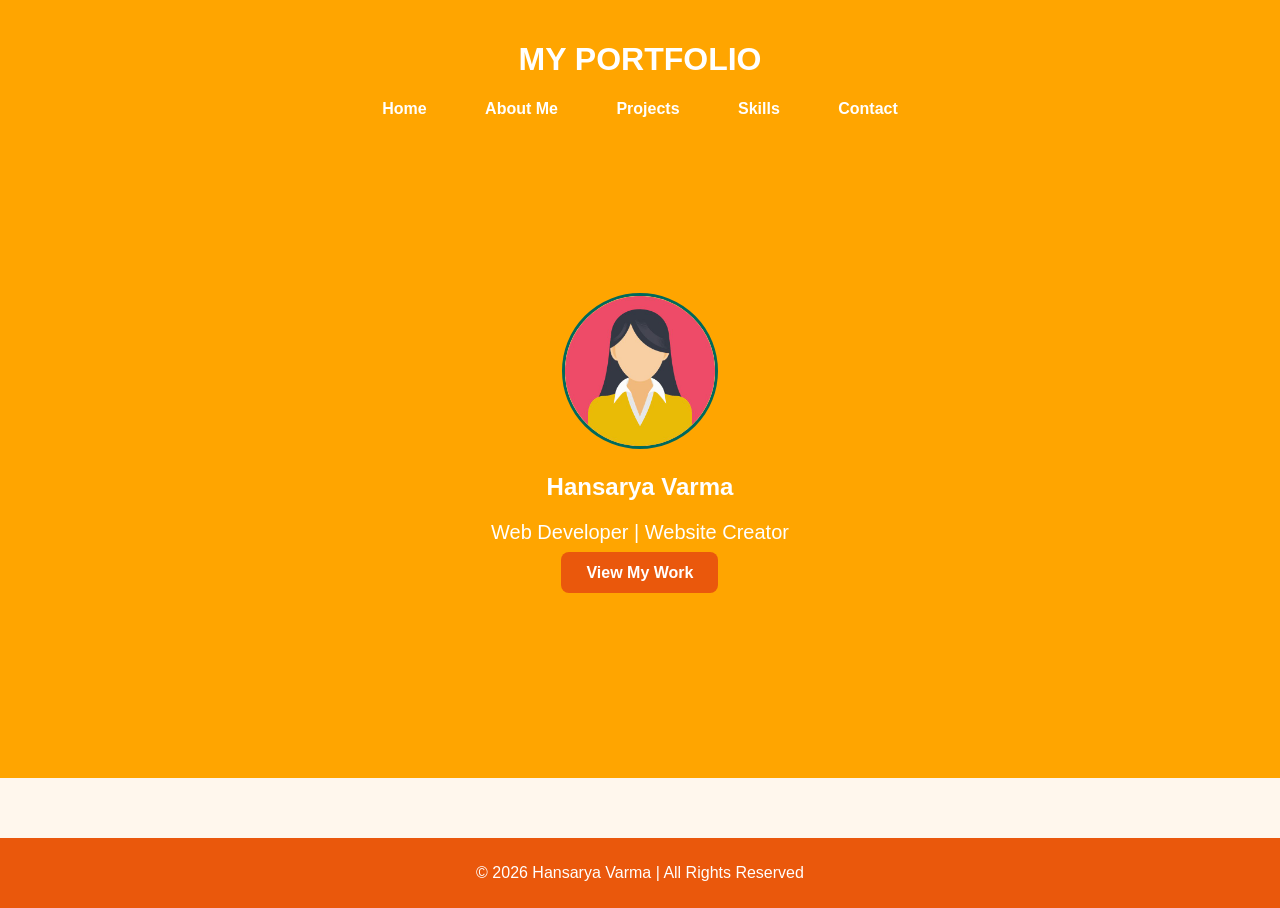
<file: index.html>
<!DOCTYPE html>
<html>
<head>
    <title>My Portfolio</title>
    <link rel="stylesheet" href="Pstyle.css">
</head>
<body>

<header>
    <h1>MY PORTFOLIO</h1>
    <nav>
        <a href="Index.html" class="active">Home</a>
        <a href="about.html">About Me</a>
        <a href="projects.html">Projects</a>
        <a href="skills.html">Skills</a>
        <a href="contact.html">Contact</a>
    </nav>
 <section class="hero">
<div class="hero-content">
<img src="pfp.jpg" alt="My Profile" class="profile-img">

<h1>Hansarya Varma</h1>

<p>Web Developer | Website Creator</p>
 <a href="projects.html" class="btn">View My Work</a>

</div> 
</section>
</header>


<footer>
    <p>© 2026 Hansarya Varma | All Rights Reserved</p>
</footer>

</body>
</html>
</file>
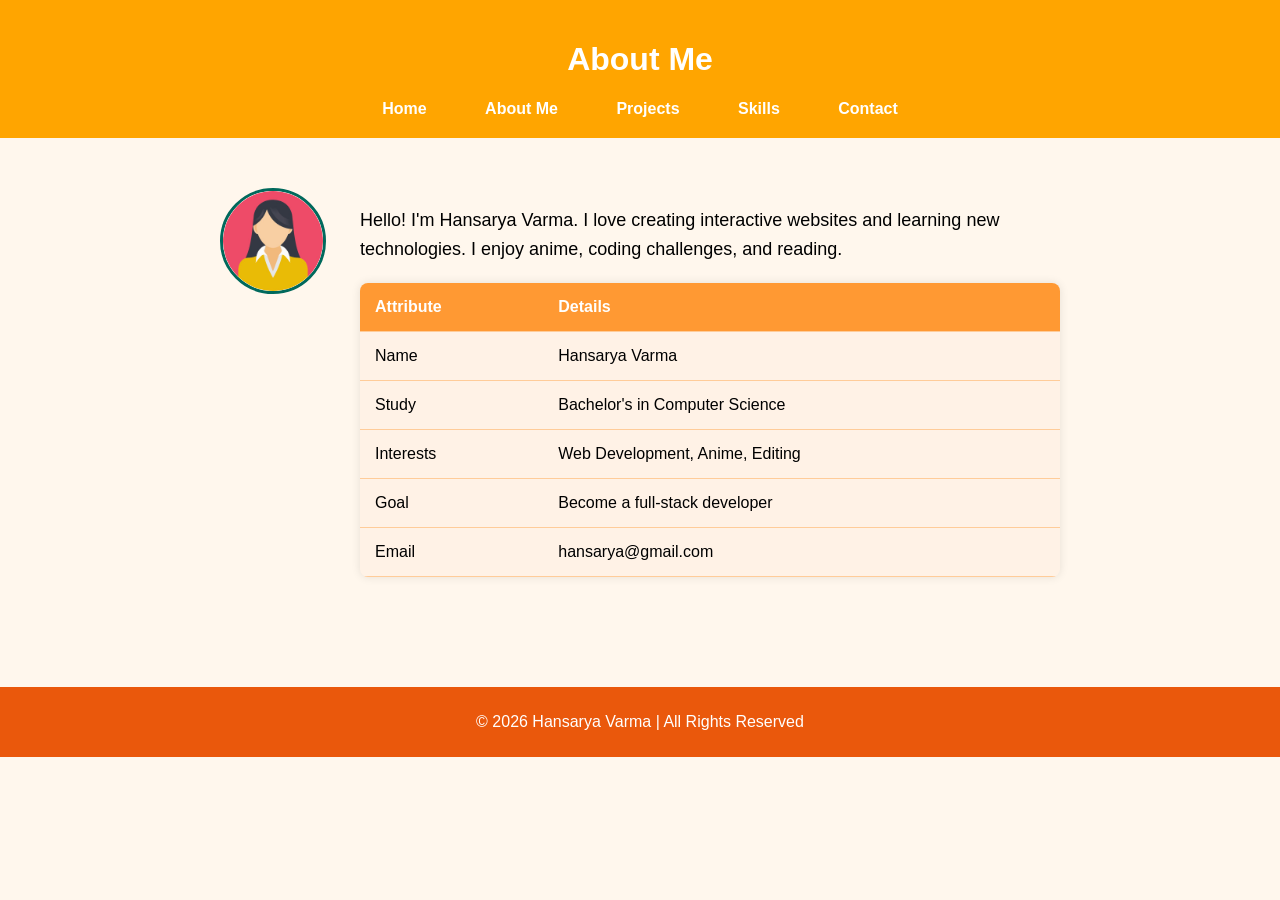
<file: about.html>
<!DOCTYPE html>
<html>
<head>
    <title>About Me | Hansarya Varma</title>
    <link rel="stylesheet" href="Pstyle.css">
</head>
<body>

<header>
    <h1>About Me</h1>
    <nav>
        <a href="index.html">Home</a>
        <a href="about.html" class="active">About Me</a>
        <a href="projects.html">Projects</a>
        <a href="skills.html">Skills</a>
        <a href="contact.html">Contact</a>
    </nav>
</header>

<section class="about colorful-section">
 <div class="about">
    <!-- Left side: Profile picture -->
    <div class="about-image">
        <img src="pfp.jpg" alt="Profile Picture">
    </div>

    <!-- Right side: Text + Table -->
    <div class="about-text">
        <p>Hello! I'm Hansarya Varma. I love creating interactive websites and learning new technologies. I enjoy anime, coding challenges, and reading.</p>
        
        <table class="about-table">
            <tr>
                <th>Attribute</th>
                <th>Details</th>
            </tr>
            <tr>
                <td>Name</td>
                <td>Hansarya Varma</td>
            </tr>
            <tr>
                <td>Study</td>
                <td>Bachelor's in Computer Science</td>
            </tr>
            <tr>
                <td>Interests</td>
                <td>Web Development, Anime, Editing</td>
            </tr>
            <tr>
                <td>Goal</td>
                <td>Become a full-stack developer</td>
            </tr>
            <tr>
                <td>Email</td>
                <td>hansarya@gmail.com</td>
            </tr>
        </table>
    </div>
</div>
</section>

<footer>
    <p>© 2026 Hansarya Varma | All Rights Reserved</p>
</footer>

</body>

</html>
</file>
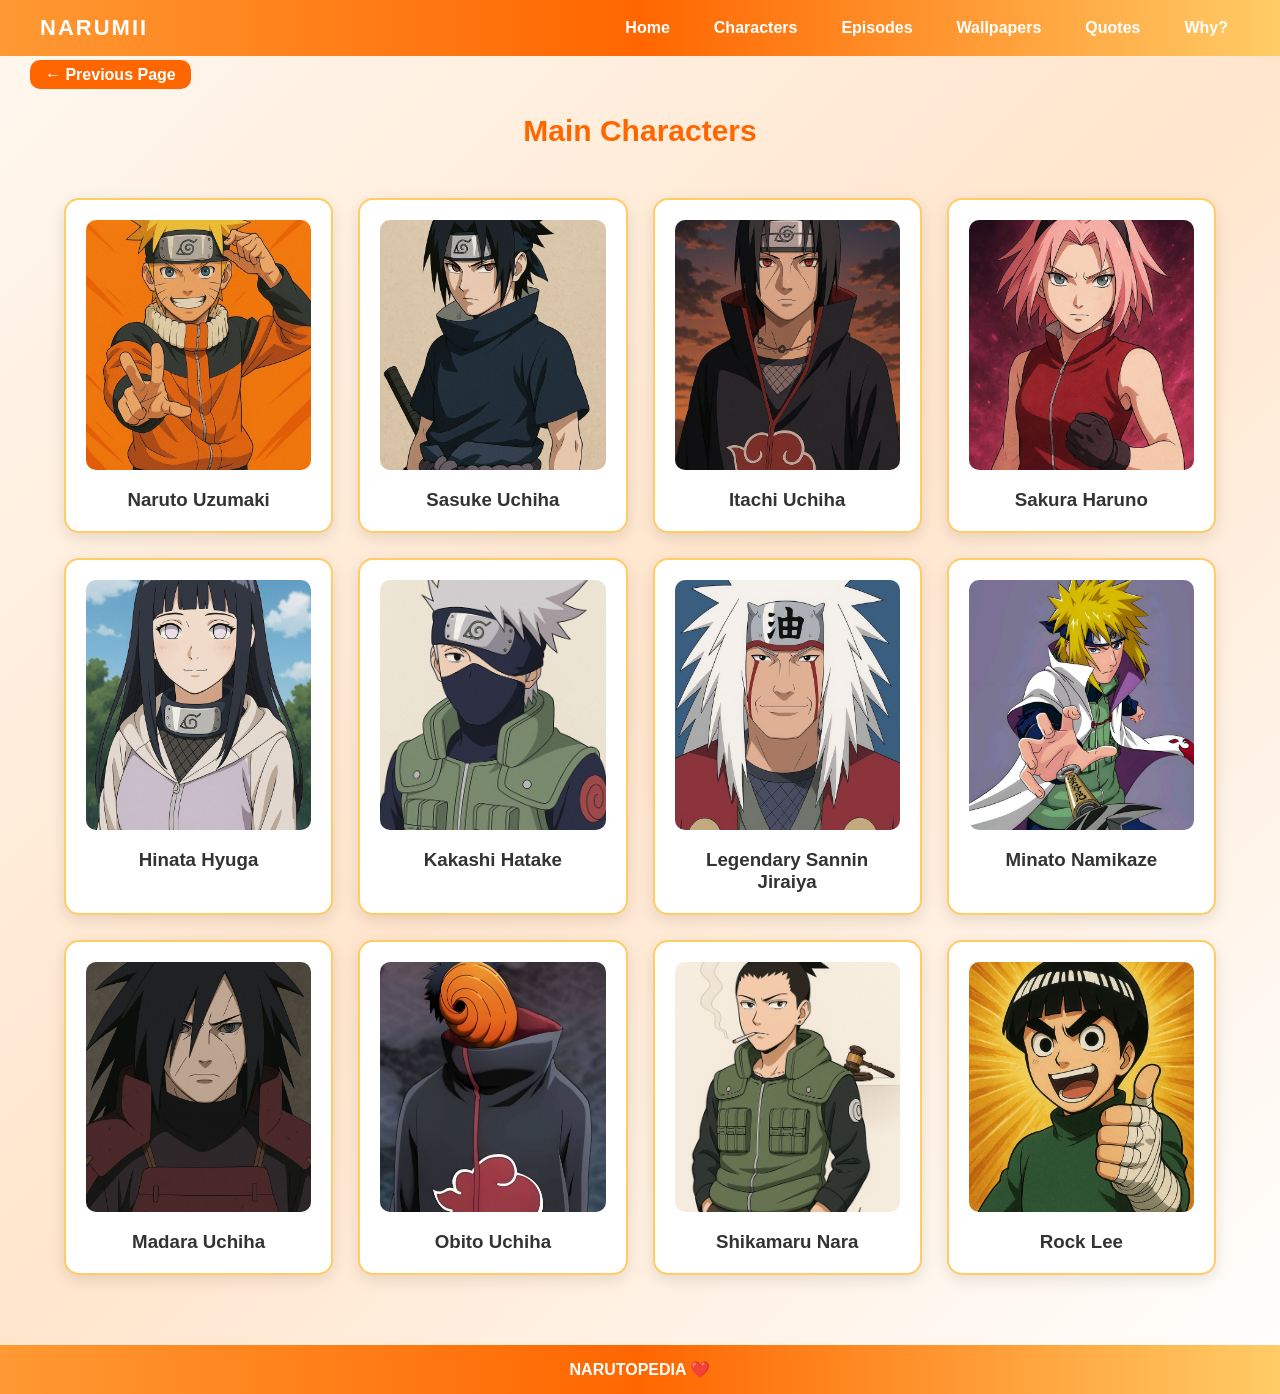
<file: characters.html>
<!DOCTYPE html>
<html>
<head>
<title>Characters</title>
<link rel="stylesheet" href="style.css">
</head>
<body>
<nav>
<h2>NARUMII</h2>
<ul>
<li><a href="Home.html">Home</a></li>
<li><a href="characters.html">Characters</a></li>
<li><a href="episodes.html">Episodes</a></li>
<li><a href="wallpapers.html">Wallpapers</a></li>
<li><a href="quotes.html">Quotes</a></li>
<li><a href="why.html">Why?</a></li>
</ul>
</nav>

<div class="previous">
<a href="Home.html">← Previous Page</a>
</div>

<h1>Main Characters</h1>

<div class="grid">

<div class="card">
<img src="naruto.jpg">
<h3>Naruto Uzumaki</h3>
</div>

<div class="card">
<img src="sasuke.jpg">
<h3>Sasuke Uchiha</h3>
</div>

<div class="card">
<img src="itachi.jpg">
<h3>Itachi Uchiha</h3>
</div>

<div class="card">
<img src="sakura.jpg">
<h3>Sakura Haruno</h3>
</div>

<div class="card">
<img src="hinata.jpg">
<h3>Hinata Hyuga</h3>
</div>

<div class="card">
<img src="kakashi.jpg">
<h3>Kakashi Hatake</h3>
</div>

<div class="card">
<img src="jiraiya.jpg">
<h3>Legendary Sannin Jiraiya</h3>
</div>

<div class="card">
<img src="minato.jpg">
<h3>Minato Namikaze</h3>
</div>

<div class="card">
<img src="madara.jpg">
<h3>Madara Uchiha</h3>
</div>

<div class="card">
<img src="obtio.jpg">
<h3>Obito Uchiha</h3>
</div>

<div class="card">
<img src="shikamaru.jpg">
<h3>Shikamaru Nara</h3>
</div>

<div class="card">
<img src="rocklee.jpg">
<h3>Rock Lee</h3>
</div>
</div>

<footer>NARUTOPEDIA ❤️</footer>

<button id="topBtn" title="Go to top">⬆</button>

<script src="script.js"></script>

</body>
</html>
</file>
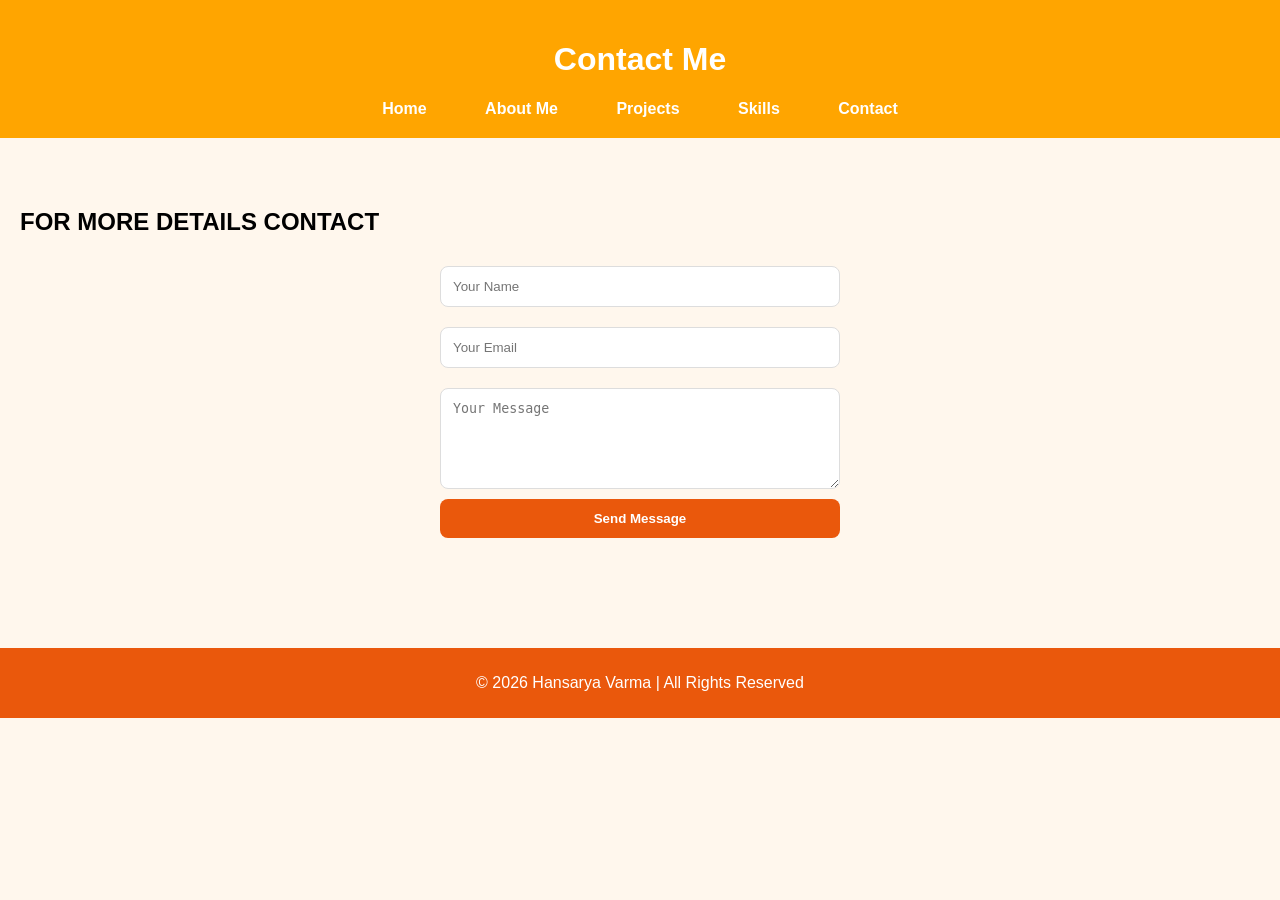
<file: contact.html>
<!DOCTYPE html>
<html>
<head>
    <title>Contact | Hansarya Varma</title>
    <link rel="stylesheet" href="Pstyle.css">
</head>
<body>

<header>
    <h1>Contact Me</h1>
    <nav>
        <a href="index.html">Home</a>
        <a href="about.html">About Me</a>
        <a href="projects.html">Projects</a>
        <a href="skills.html">Skills</a>
        <a href="contact.html" class="active">Contact</a>
    </nav>
</header>

<section class="contact colorful-section">
    <h2>FOR MORE DETAILS CONTACT </h2>

    <form>
        <input type="text" placeholder="Your Name" required>
        <input type="email" placeholder="Your Email" required>
        <textarea placeholder="Your Message" rows="5" required></textarea>
        <button type="submit" class="btn">Send Message</button>
    </form>
</section>

<footer>
    <p>© 2026 Hansarya Varma | All Rights Reserved</p>
</footer>

</body>

</html>
</file>
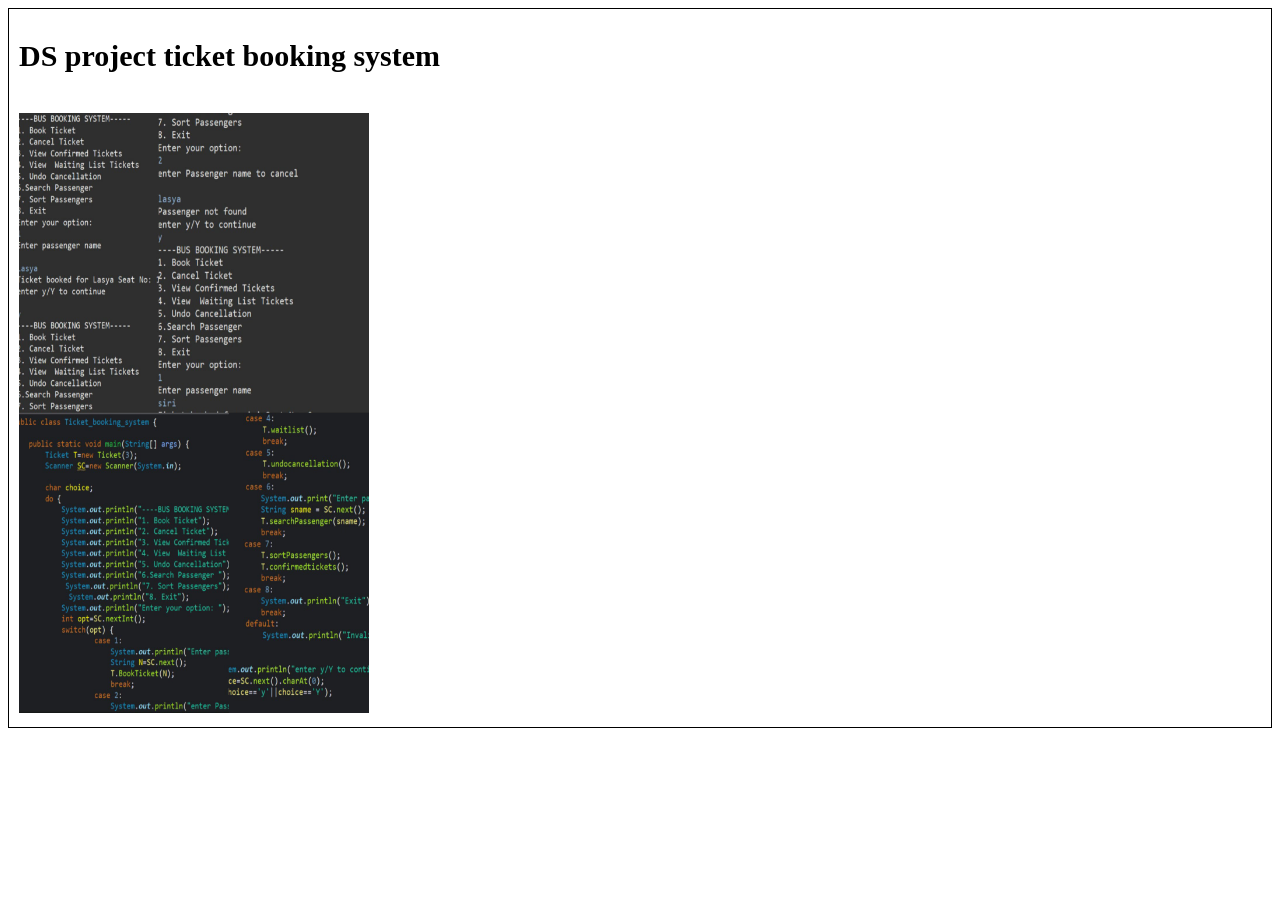
<file: ds1.html>
<!DOCTYPE html>
<html lang="en">
<head>
    
    <title>Document</title>
    <style>
        .fly{
    font-size: 15px;
    color: black;
    border: 1px solid black;
   padding: 10px;
}

.img{
    height: 600px;
    width: 350px;
    margin-top: 20px;
    
}
    </style>
</head>
<body>
       <div class="fly">
<h1>DS project ticket booking system </h1>
<img class="img" src="dscode.jpeg" alt="not found">
</div>

</body>
</html>
</file>
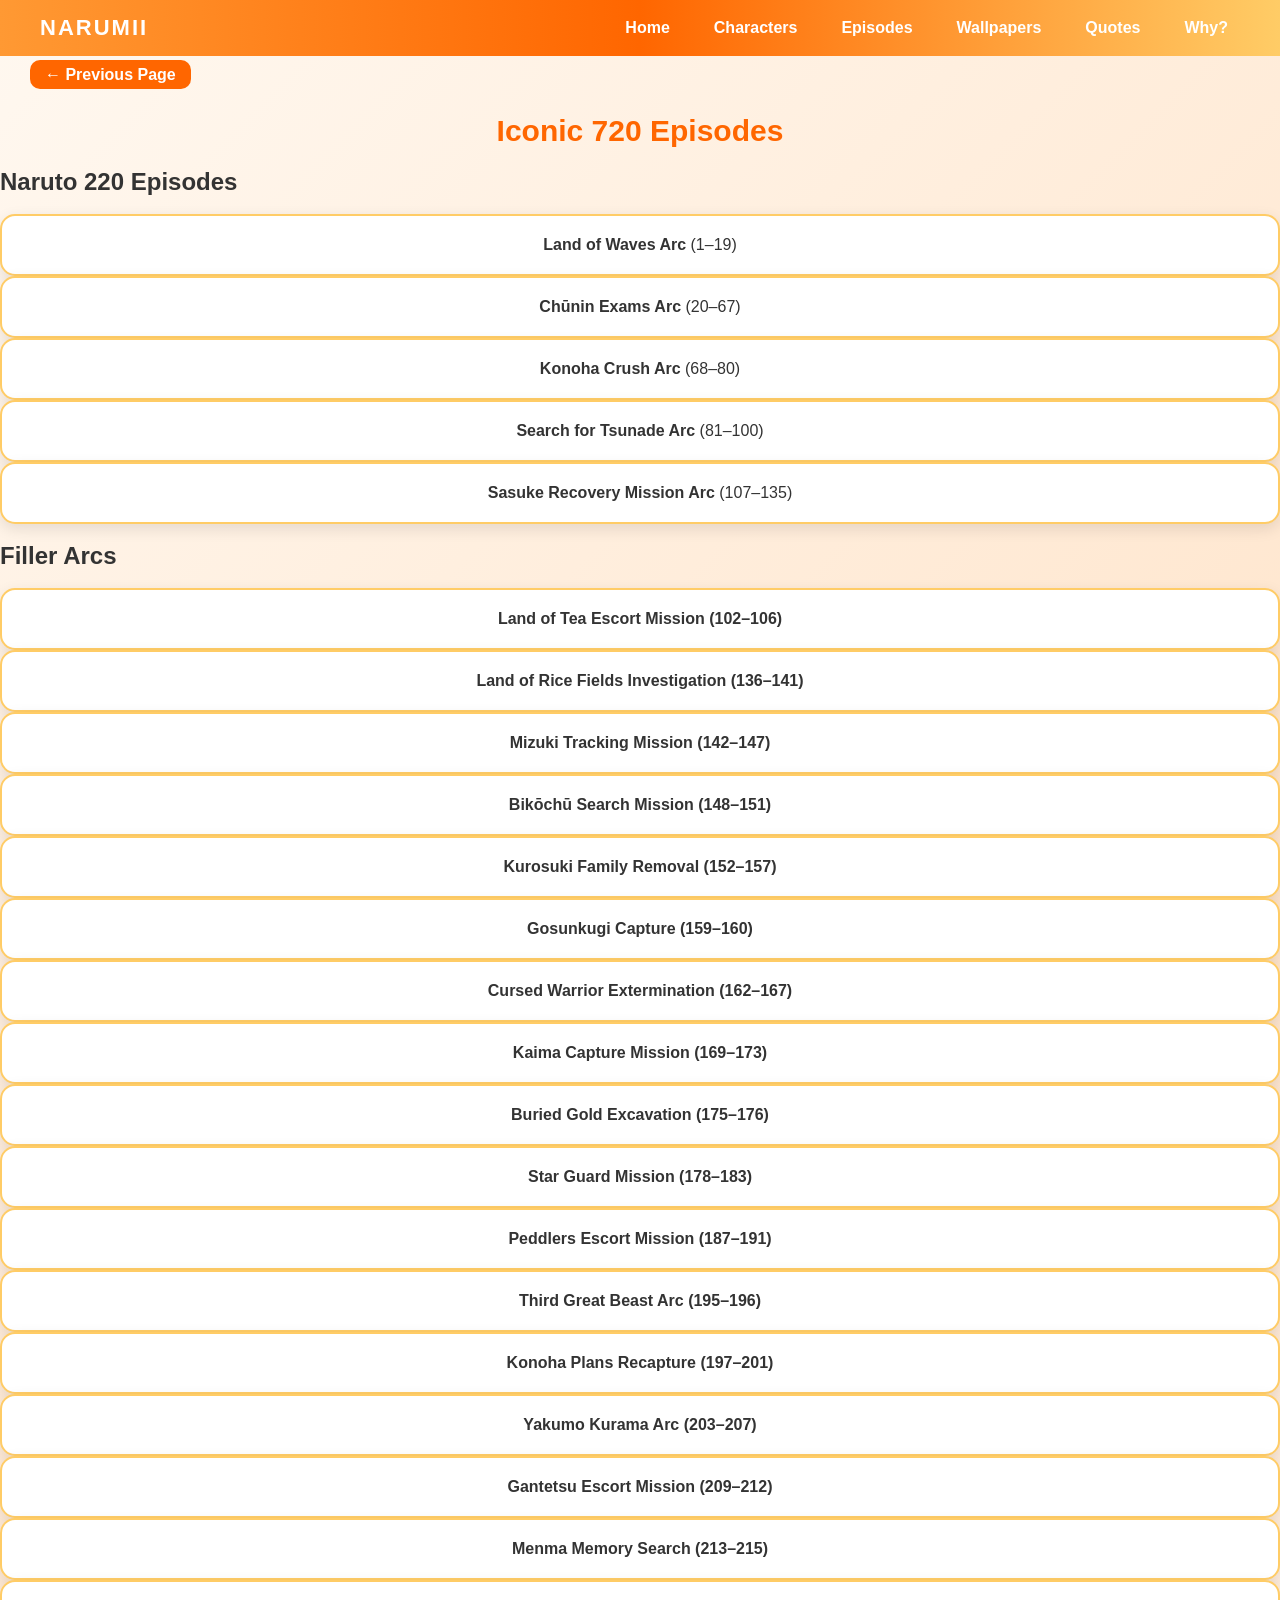
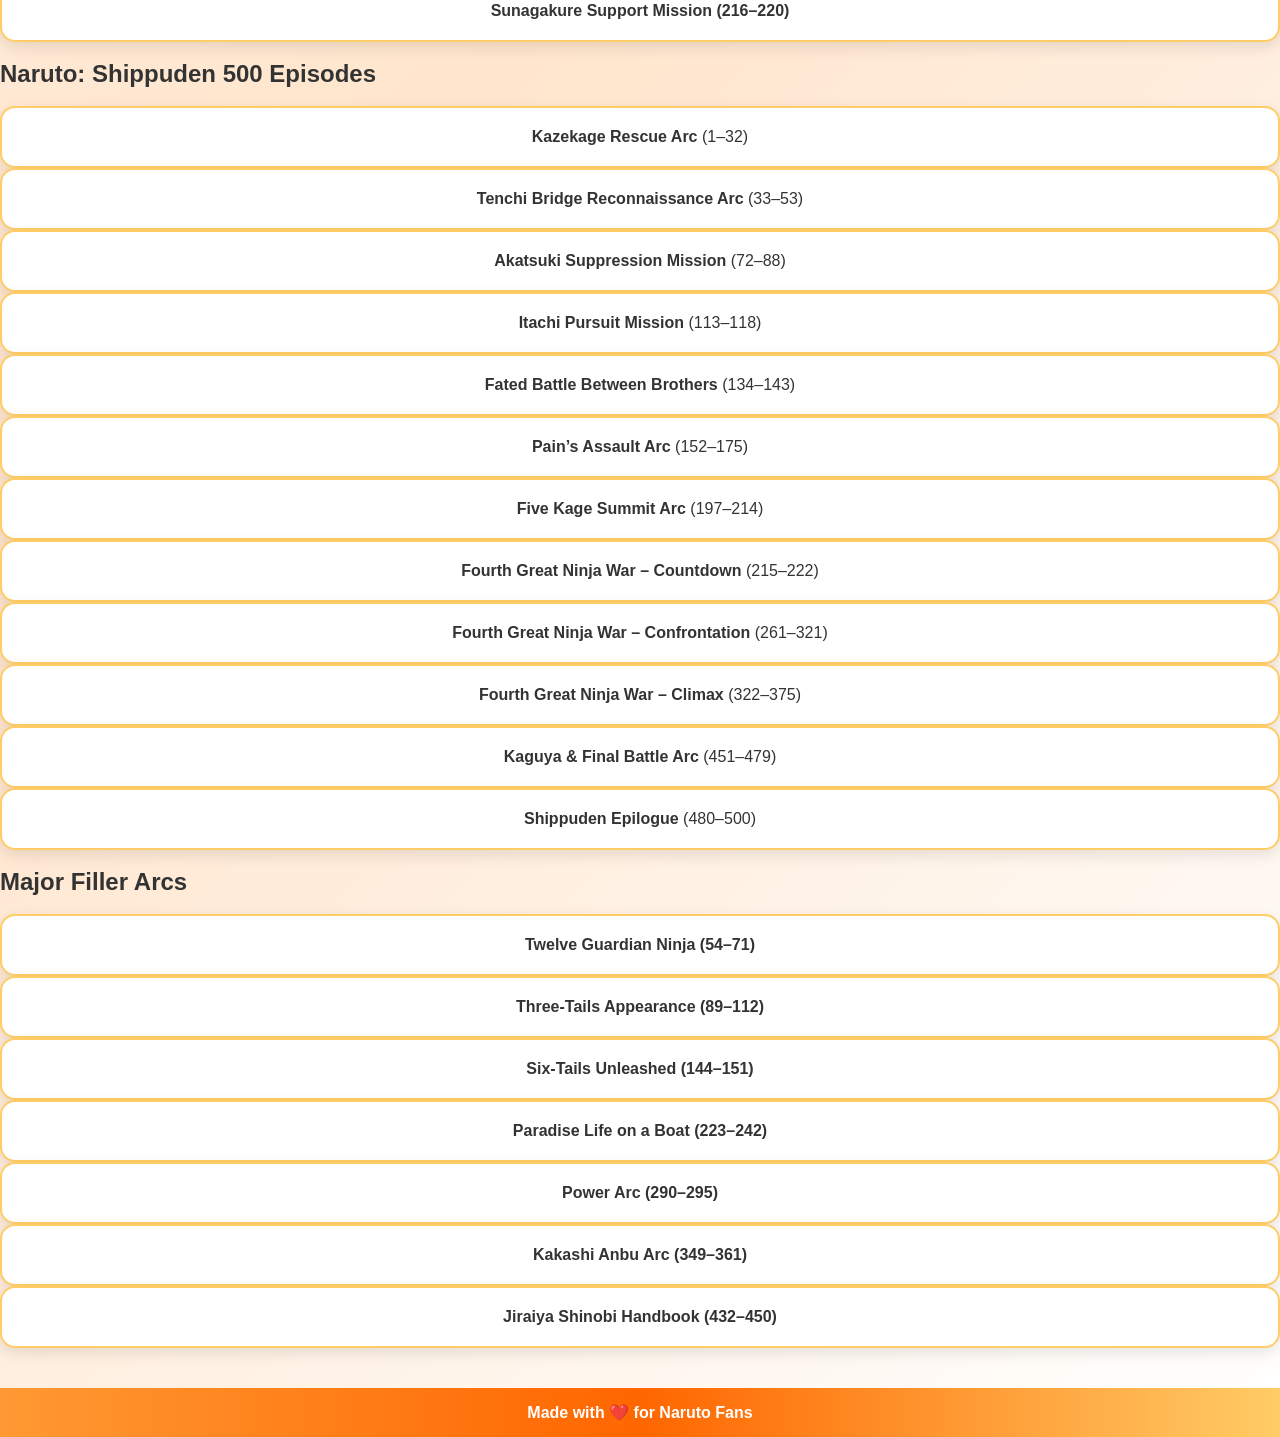
<file: episodes.html>
<!DOCTYPE html>
<html>
<head>
<title>Episodes</title>
<link rel="stylesheet" href="style.css">
</head>
<body>

<nav>
<h2>NARUMII</h2>
<ul>
<li><a href="Home.html">Home</a></li>
<li><a href="characters.html">Characters</a></li>
<li><a href="episodes.html">Episodes</a></li>
<li><a href="wallpapers.html">Wallpapers</a></li>
<li><a href="quotes.html">Quotes</a></li>
<li><a href="why.html">Why?</a></li>
</ul>
</nav>

<div class="previous">
<a href="Home.html">← Previous Page</a>
</div>

<h1>Iconic 720 Episodes</h1>

<h2>Naruto 220 Episodes</h2><br>
<div class="card"><b>Land of Waves Arc</b> (1–19)</div>
<div class="card"><b>Chūnin Exams Arc</b> (20–67)</div>
<div class="card"><b>Konoha Crush Arc</b> (68–80)</div>
<div class="card"><b>Search for Tsunade Arc</b> (81–100)</div>
<div class="card"><b>Sasuke Recovery Mission Arc</b> (107–135)</div>
<br>
<h2>Filler Arcs</h2><br>
<div class="card"><b>Land of Tea Escort Mission (102–106)</b></div>
<div class="card"><b>Land of Rice Fields Investigation (136–141)</b></div>
<div class="card"><b>Mizuki Tracking Mission (142–147)</b></div>
<div class="card"><b>Bikōchū Search Mission (148–151)</b></div>
<div class="card"><b>Kurosuki Family Removal (152–157)</b></div>
<div class="card"><b>Gosunkugi Capture (159–160)</b></div>
<div class="card"><b>Cursed Warrior Extermination (162–167)</b></div>
<div class="card"><b>Kaima Capture Mission (169–173)</b></div>
<div class="card"><b>Buried Gold Excavation (175–176)</b></div>
<div class="card"><b>Star Guard Mission (178–183)</b></div>
<div class="card"><b>Peddlers Escort Mission (187–191)</b></div>
<div class="card"><b>Third Great Beast Arc (195–196)</b></div>
<div class="card"><b>Konoha Plans Recapture (197–201)</b></div>
<div class="card"><b>Yakumo Kurama Arc (203–207)</b></div>
<div class="card"><b>Gantetsu Escort Mission (209–212)</b></div>
<div class="card"><b>Menma Memory Search (213–215)</b></div>
<div class="card"><b>Sunagakure Support Mission (216–220)</b></div>
<br>
<h2>Naruto: Shippuden 500 Episodes</h2><br>

<div class="card"><b>Kazekage Rescue Arc</b> (1–32)</div>
<div class="card"><b>Tenchi Bridge Reconnaissance Arc</b> (33–53)</div>
<div class="card"><b>Akatsuki Suppression Mission</b> (72–88)</div>
<div class="card"><b>Itachi Pursuit Mission</b> (113–118)</div>
<div class="card"><b>Fated Battle Between Brothers</b> (134–143)</div>
<div class="card"><b>Pain’s Assault Arc</b> (152–175)</div>
<div class="card"><b>Five Kage Summit Arc</b> (197–214)</div>
<div class="card"><b>Fourth Great Ninja War – Countdown</b> (215–222)</div>
<div class="card"><b>Fourth Great Ninja War – Confrontation</b> (261–321)</div>
<div class="card"><b>Fourth Great Ninja War – Climax</b> (322–375)</div>
<div class="card"><b>Kaguya & Final Battle Arc</b> (451–479)</div>
<div class="card"><b>Shippuden Epilogue</b> (480–500)</div>
<br>
<h2>Major Filler Arcs</h2><br>
<div class="card"><b>Twelve Guardian Ninja (54–71)</b></div>
<div class="card"><b>Three-Tails Appearance (89–112)</b></div>
<div class="card"><b>Six-Tails Unleashed (144–151)</b></div>
<div class="card"><b>Paradise Life on a Boat (223–242)</b></div>
<div class="card"><b>Power Arc (290–295)</b></div>
<div class="card"><b>Kakashi Anbu Arc (349–361)</b></div>
<div class="card"><b>Jiraiya Shinobi Handbook (432–450)</b></div>

<footer>Made with ❤️ for Naruto Fans</footer>

<button id="topBtn" title="Go to top">⬆</button>

<script src="script.js"></script>

</body>
</html>
</file>
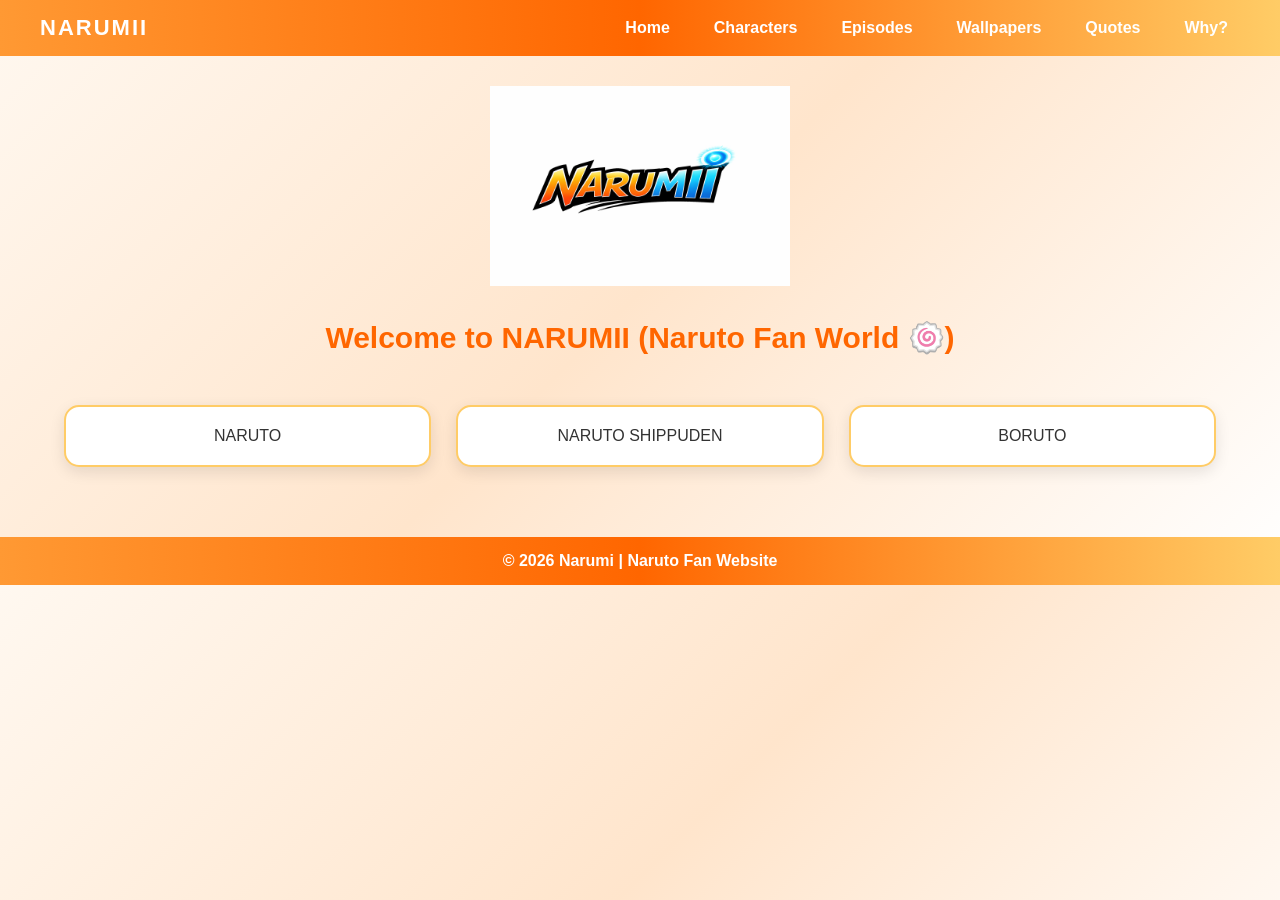
<file: Home.html>
<!DOCTYPE html>
<html>
<head>
<title>Narumi | Home</title>
<link rel="stylesheet" href="style.css">
</head>
<body>

<nav>
<h2>NARUMII</h2>
<ul>
<li><a href="Home.html">Home</a></li>
<li><a href="characters.html">Characters</a></li>
<li><a href="episodes.html">Episodes</a></li>
<li><a href="wallpapers.html">Wallpapers</a></li>
<li><a href="quotes.html">Quotes</a></li>
<li><a href="why.html">Why?</a></li>
</ul>
</nav>

<div class="logo">
<img src="narumii.jpeg">
</div>

<h1>Welcome to NARUMII (Naruto Fan World 🍥)</h1>

<div class="grid">
<div class="card">NARUTO</div>
<div class="card">NARUTO SHIPPUDEN</div>
<div class="card">BORUTO</div>
</div>

<footer>
© 2026 Narumi | Naruto Fan Website
</footer>

</body>
</html>
</file>
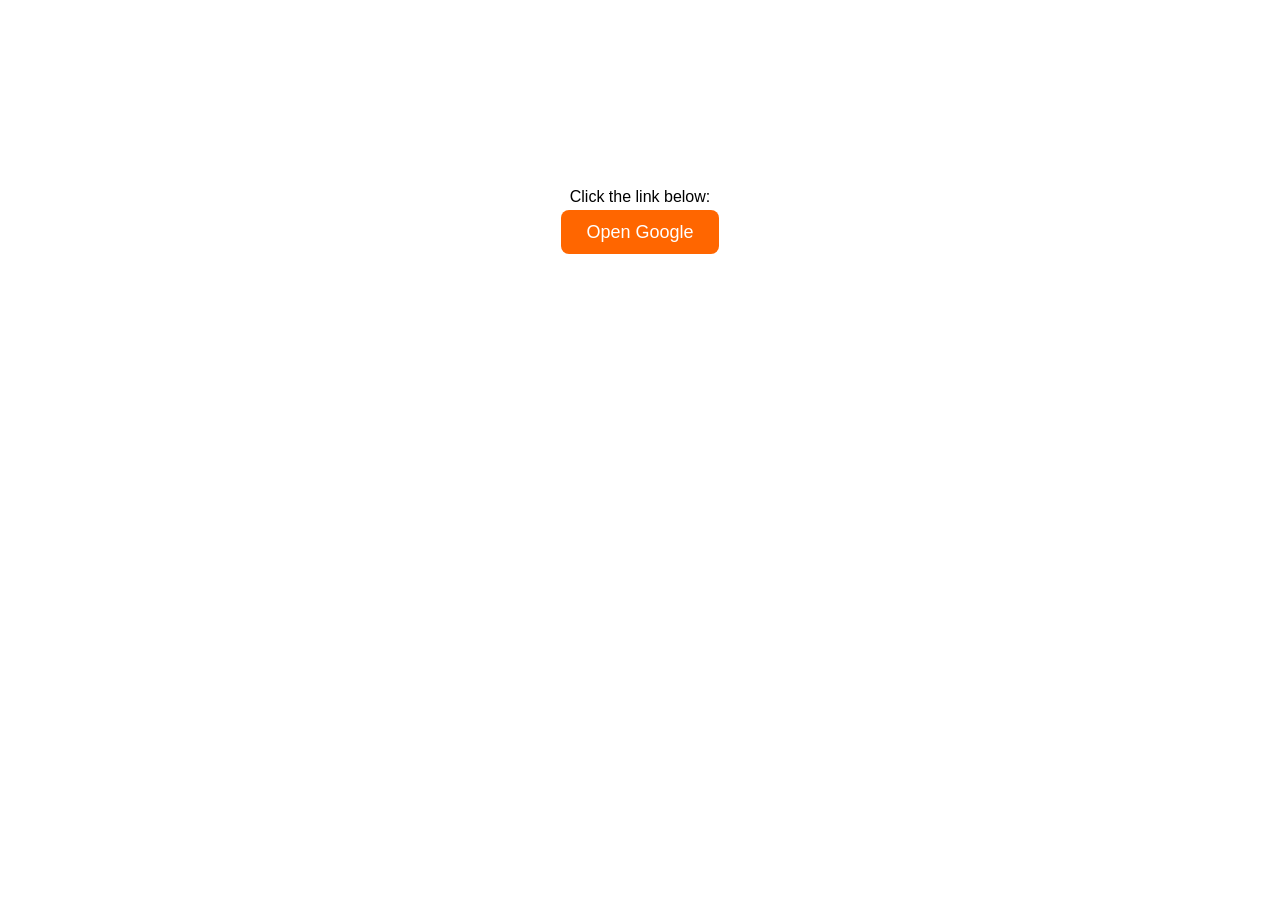
<file: link.html>
<!DOCTYPE html>
<html>
<head>
    <title>Hyperlink Example</title>

    <style>
        body{
            font-family: Arial;
            background: linear-gradient(135deg,#66ccff);
            text-align:center;
            padding-top:100px;
        }

        h1{
            color:#ffffff;
        }

        a{
            text-decoration:none;
            background:#ff6600;
            color:white;
            padding:12px 25px;
            border-radius:8px;
            font-size:18px;
        }

        a:hover{
            background:#ff3300;
        }
    </style>
</head>

<body>

<h1>My Hyperlink Page</h1>

<p>Click the link below:</p>

<a href="https://www.figma.com/make/ygCH6Mnw9tkVEWFuElfRg6/DEFAKE-Mobile-App-UI?t=n59KP0MLRFT1Aaou-20&fullscreen=1" target="_blank">Open Google</a>

<br><br>


</body>
</html>
</file>
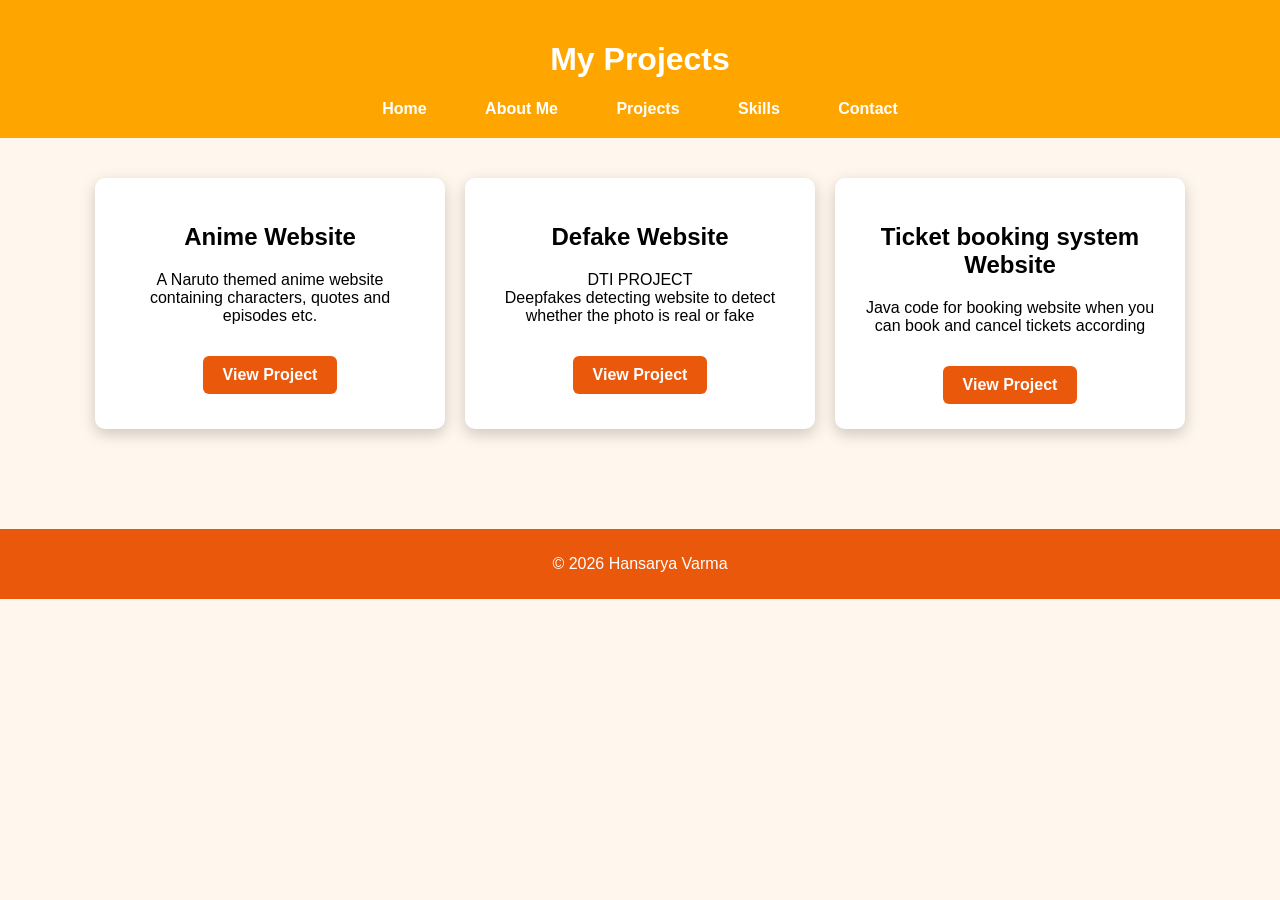
<file: projects.html>
<!DOCTYPE html>
<html>
<head>
<title>My Projects</title>
<link rel="stylesheet" href="Pstyle.css">
</head>

<body>

<header>
<h1>My Projects</h1>

<nav>
<a href="index.html">Home</a>
<a href="about.html">About Me</a>
<a href="projects.html">Projects</a>
<a href="skills.html">Skills</a>
<a href="contact.html">Contact</a>
</nav>

</header>


<section class="projects">

<div class="project-card">

<h2>Anime Website</h2>

<p>
A Naruto themed anime website containing characters, quotes and episodes etc.
</p>

<a href="Home.html" class="view-btn">View Project</a>

</div>

<div class="project-card">

<h2>Defake Website</h2>

<p>
    DTI PROJECT<br>
Deepfakes detecting website to detect whether the photo is real or fake  
</p>

<a href="link.html" class="view-btn">View Project</a>

</div>

<div class="project-card">

<h2>Ticket booking system Website</h2>

<p>
Java code for booking website when you can book and cancel tickets according 
</p>


<a href="ds1.html" class="view-btn">View Project</a>

</div>


</section>


<footer>
<p>© 2026 Hansarya Varma</p>
</footer>

</body>

</html>
</file>
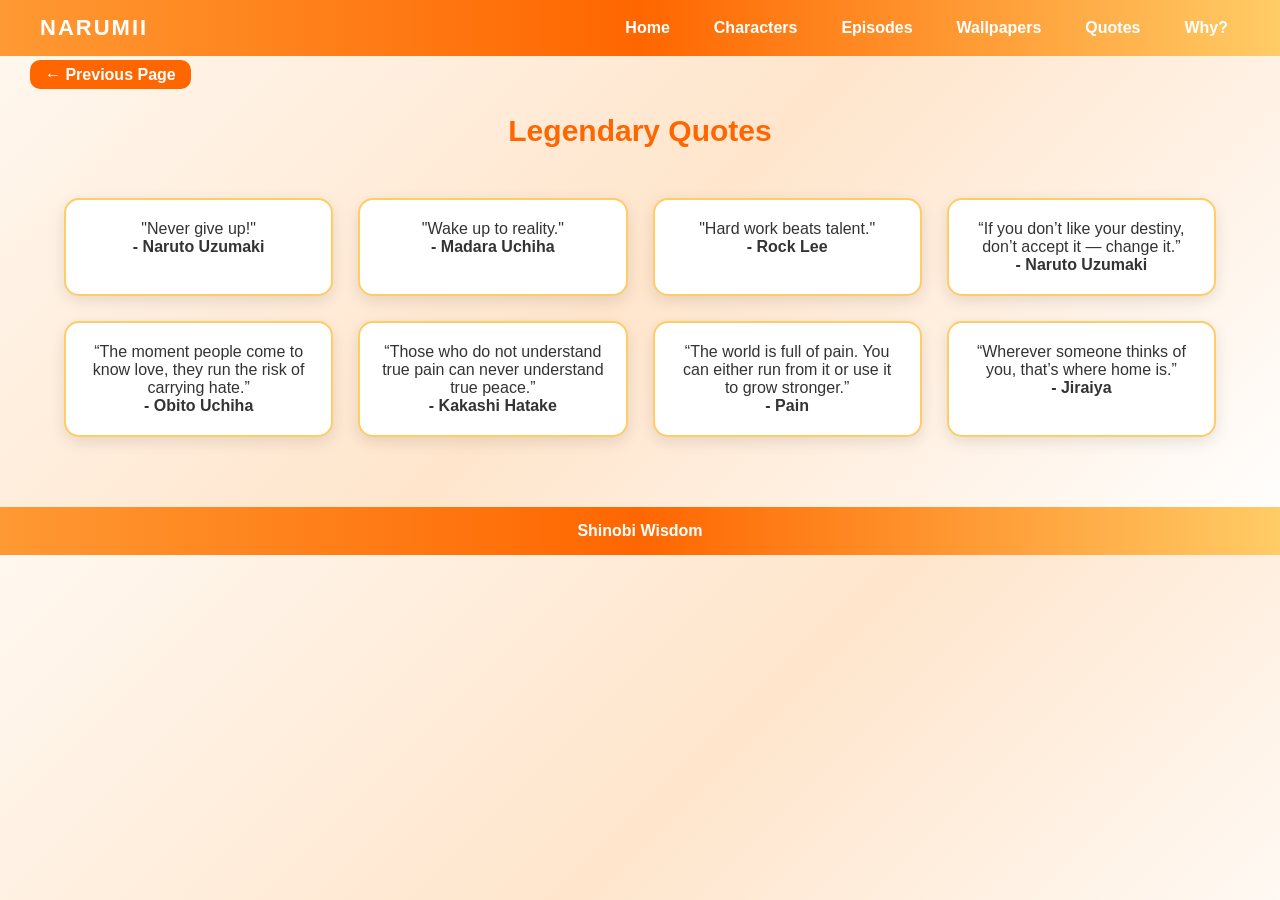
<file: quotes.html>
<!DOCTYPE html>
<html>
<head>
<title>Quotes</title>
<link rel="stylesheet" href="style.css">
</head>
<body>

<nav>
<h2>NARUMII</h2>
<ul>
<li><a href="Home.html">Home</a></li>
<li><a href="characters.html">Characters</a></li>
<li><a href="episodes.html">Episodes</a></li>
<li><a href="wallpapers.html">Wallpapers</a></li>
<li><a href="quotes.html">Quotes</a></li>
<li><a href="why.html">Why?</a></li>
</ul>
</nav>

<div class="previous">
<a href="Home.html">← Previous Page</a>
</div>

<h1>Legendary Quotes</h1>

<div class="grid">

<div class="card">
<p>"Never give up!"</p>
<h4>- Naruto Uzumaki</h4>
</div>

<div class="card">
<p>"Wake up to reality."</p>
<h4>- Madara Uchiha</h4>
</div>

<div class="card">
<p>"Hard work beats talent."</p>
<h4>- Rock Lee</h4>
</div>

<div class="card">
    <p>“If you don’t like your destiny, don’t accept it — change it.”</p>
    <h4>- Naruto Uzumaki</h4>
</div>

<div class="card">
    <p>“The moment people come to know love, they run the risk of carrying hate.”</p>
    <h4>- Obito Uchiha</h4>
</div>

<div class="card">
    <p>“Those who do not understand true pain can never understand true peace.”</p>
    <h4>- Kakashi Hatake</h4>
</div>

<div class="card">
    <p>“The world is full of pain. You can either run from it or use it to grow stronger.”</p>
    <h4>- Pain</h4>
</div>

<div class="card">
<p>“Wherever someone thinks of you, that’s where home is.”</p>
<h4>- Jiraiya</h4>
</div>
</div>


<footer>Shinobi Wisdom</footer>

</body>
</html>
</file>
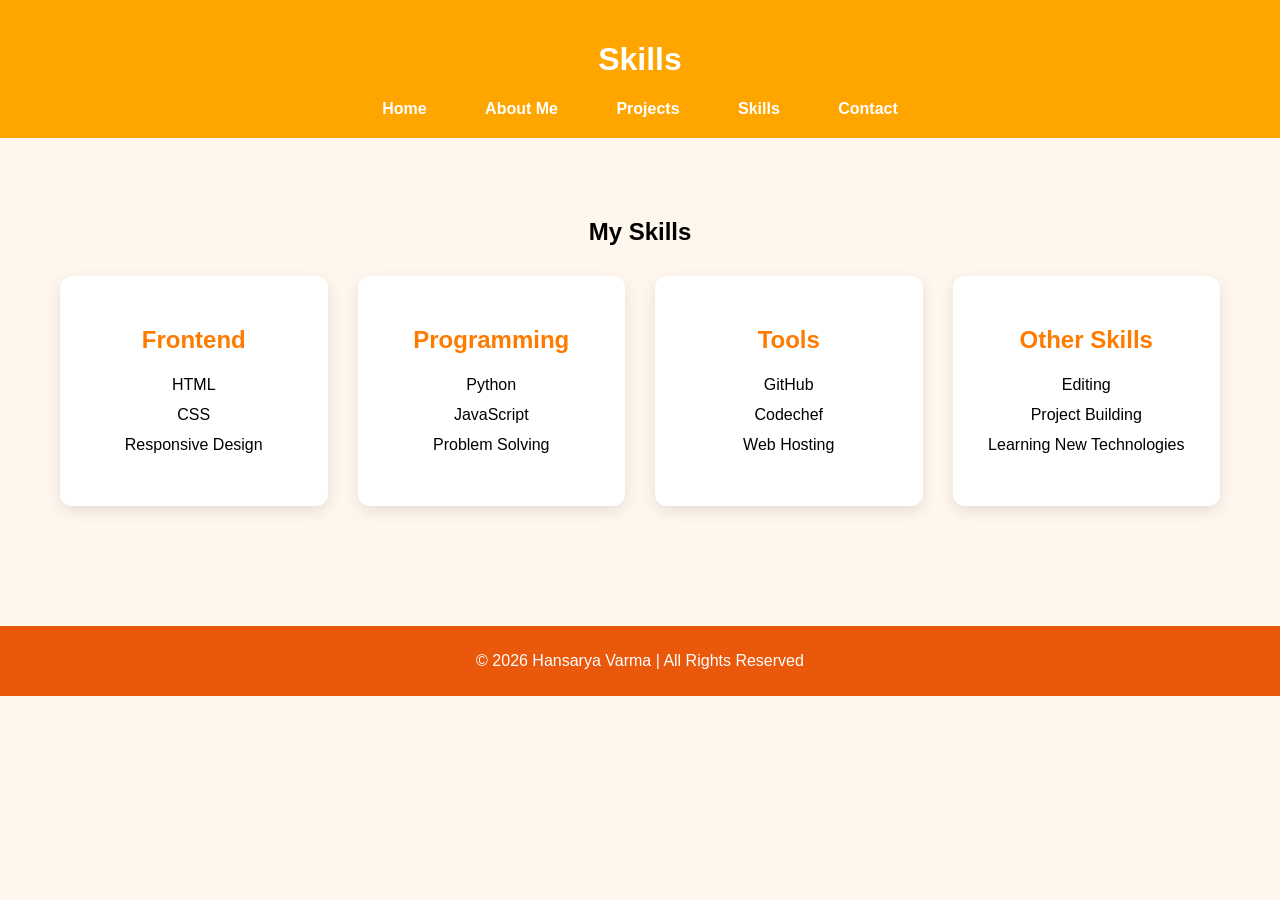
<file: skills.html>
<!DOCTYPE html>
<html>
<head>
    <title>Skills | Hansarya Varma</title>
    <link rel="stylesheet" href="Pstyle.css">
</head>
<body>

<header>
    <h1>Skills</h1>
    <nav>
        <a href="index.html">Home</a>
        <a href="about.html">About Me</a>
        <a href="projects.html">Projects</a>
        <a href="skills.html" class="active">Skills</a>
        <a href="contact.html">Contact</a>
    </nav>
</header>

<section class="skills">

<h1>My Skills</h1>

<div class="skills-container">

<div class="skill-card">
<h2>Frontend</h2>
<ul>
<li>HTML</li>
<li>CSS</li>
<li>Responsive Design</li>
</ul>
</div>

<div class="skill-card">
<h2>Programming</h2>
<ul>
<li>Python</li>
<li>JavaScript</li>
<li>Problem Solving</li>
</ul>
</div>

<div class="skill-card">
<h2>Tools</h2>
<ul>
<li>GitHub</li>
<li>Codechef</li>
<li>Web Hosting</li>
</ul>
</div>

<div class="skill-card">
<h2>Other Skills</h2>
<ul>
<li>Editing</li>
<li>Project Building</li>
<li>Learning New Technologies</li>
</ul>
</div>

</div>

</section>

<footer>
    <p>© 2026 Hansarya Varma | All Rights Reserved</p>
</footer>

</body>

</html>
</file>
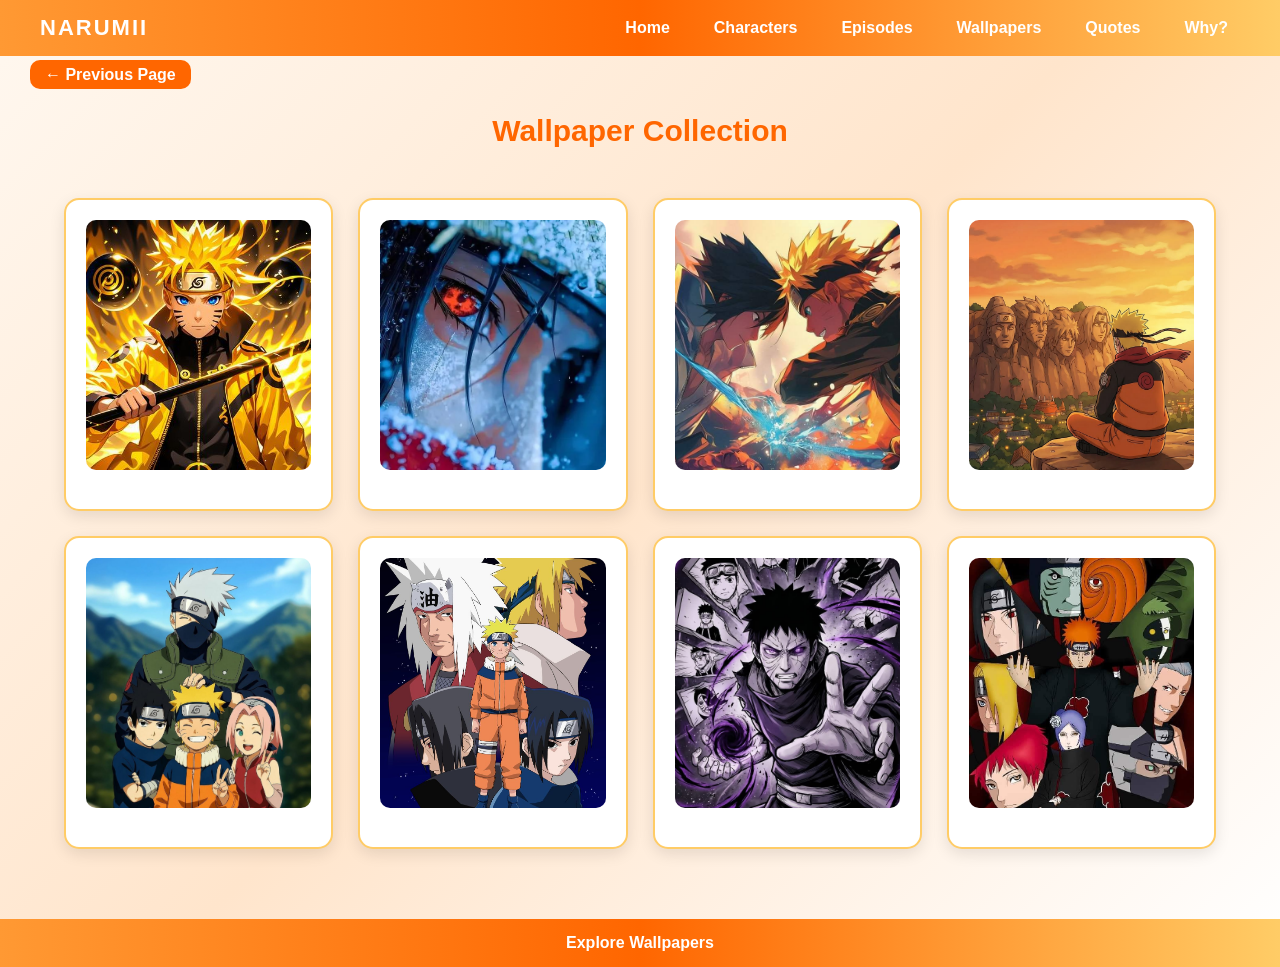
<file: wallpapers.html>
<!DOCTYPE html>
<html>
<head>
<title>Wallpapers</title>
<link rel="stylesheet" href="style.css">
</head>
<body>

<nav>
<h2>NARUMII</h2>
<ul>
<li><a href="Home.html">Home</a></li>
<li><a href="characters.html">Characters</a></li>
<li><a href="episodes.html">Episodes</a></li>
<li><a href="wallpapers.html">Wallpapers</a></li>
<li><a href="quotes.html">Quotes</a></li>
<li><a href="why.html">Why?</a></li>
</ul>
</nav>

<div class="previous">
<a href="Home.html">← Previous Page</a>
</div>

<h1>Wallpaper Collection</h1>

<div class="grid">

<div class="card">
<img src="wallpaper1.jpg">
</div>

<div class="card">
<img src="wallpaper2.jpg">
</div>

<div class="card">
<img src="wallpaper3.jpg">
</div>

<div class="card">
<img src="wallpaper4.jpg">
</div>

<div class="card">
<img src="wallpaper5.jpg">
</div>

<div class="card">
<img src="wallpaper6.jpg">
</div>

<div class="card">
<img src="wallpaper7.jpg">
</div>

<div class="card">
<img src="wallpaper8.jpg">
</div>

</div>

<footer>Explore Wallpapers</footer>

<button id="topBtn" title="Go to top">⬆</button>

<script src="script.js"></script>

</body>
</html>
</file>
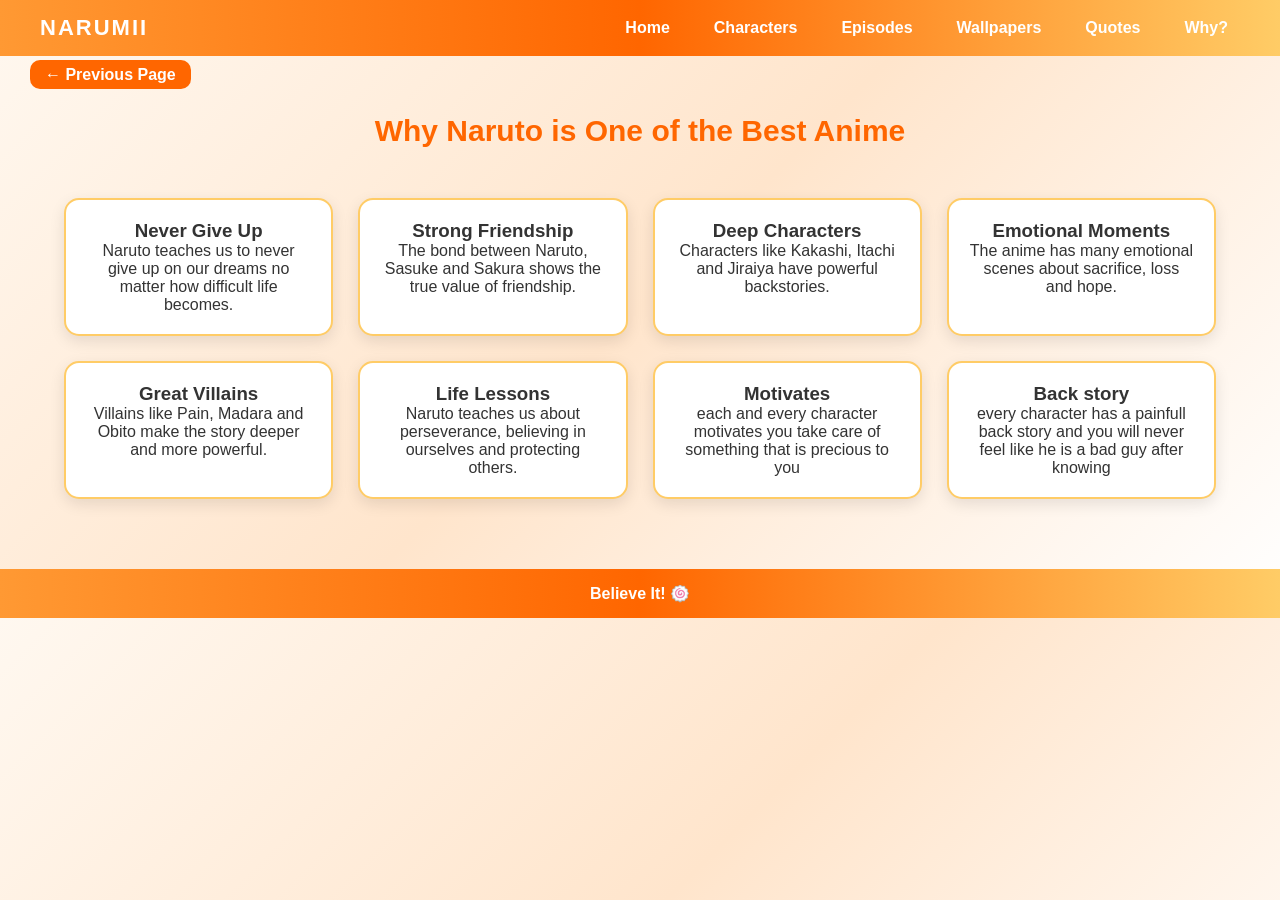
<file: why.html>
<!DOCTYPE html>
<html>

<head>
    <title>Why Naruto?</title>
    <link rel="stylesheet" href="style.css">
</head>

<body>
<nav>
<h2>NARUMII</h2>
<ul>
<li><a href="Home.html">Home</a></li>
<li><a href="characters.html">Characters</a></li>
<li><a href="episodes.html">Episodes</a></li>
<li><a href="wallpapers.html">Wallpapers</a></li>
<li><a href="quotes.html">Quotes</a></li>
<li><a href="why.html">Why?</a></li>
</ul>
</nav>

<div class="previous">
<a href="Home.html">← Previous Page</a>
</div>

<h1>Why Naruto is One of the Best Anime</h1>

<div class="grid">

    <div class="card">
        <h3>Never Give Up</h3>
        <p>Naruto teaches us to never give up on our dreams no matter how difficult life becomes.</p>
    </div>

    <div class="card">
        <h3>Strong Friendship</h3>
        <p>The bond between Naruto, Sasuke and Sakura shows the true value of friendship.</p>
    </div>

    <div class="card">
        <h3>Deep Characters</h3>
        <p>Characters like Kakashi, Itachi and Jiraiya have powerful backstories.</p>
    </div>

    <div class="card">
        <h3>Emotional Moments</h3>
        <p>The anime has many emotional scenes about sacrifice, loss and hope.</p>
    </div>

    <div class="card">
        <h3>Great Villains</h3>
        <p>Villains like Pain, Madara and Obito make the story deeper and more powerful.</p>
    </div>

    <div class="card">
        <h3>Life Lessons</h3>
        <p>Naruto teaches us about perseverance, believing in ourselves and protecting others.</p>
    </div>

    <div class="card">
        <h3>Motivates</h3>
        <p>each and every character motivates you take care of something that is precious to you</p>
    </div>

    <div class="card">
        <h3>Back story</h3>
        <p>every character has a painfull back story and you will never feel like he is a bad guy after knowing</p>
    </div>
    
</div>

<footer>
    Believe It! 🍥
</footer>

</body>
</html>
</file>
<file: Pstyle.css>
/* Global */
body{
    margin:0;
    font-family: Arial, sans-serif;
    background:#fff7ed;
}

/* Header */
header{
    background:orange;
    color:white;
    padding:20px;
    text-align:center;
}

nav{
    margin-top:10px;
}

nav a{
    color:white;
    text-decoration:none;
    margin:0 15px;
    font-weight:bold;
    padding:6px 12px;
    border-radius:5px;
}

nav a:hover{
    background:#fb923c;
}

/* Hero Section */
.hero{
    height:60vh;
    display:flex;
    align-items:center;
    justify-content:center;
    text-align:center;
    background:orange;
    color:white;
}

.hero h2{
    font-size:45px;
}

.hero p{
    font-size:20px;
    margin:20px 0;
}
img {
            width: 150px;
            border-radius: 50%;
            border: 3px solid #00695c;
        }

/* Button */
.btn{
    padding:12px 25px;
    background:#ea580c;
    color:white;
    text-decoration:none;
    border-radius:8px;
    font-weight:bold;
}

.btn:hover{
    background:#c2410c;
}

/* Sections */
section{
    padding:50px 20px;
    text-align:left;
}
/* Container for About Section */
.about {
    display: flex;
    align-items: flex-start;
    gap: 40px;            /* space between image and text */
    justify-content: center; /* optional: center horizontally */
}

/* Left side: Profile image */
.about-image {
    flex: 1;               /* smaller side */
    max-width: 100px;      /* limit width */
}
.about-image img {
    width: 100%;
    border-radius: 50%;    /* circular image */
    object-fit: cover;
}

/* Right side: Text + Table */
.about-text {
    flex: 2;               /* bigger side */
    max-width: 700px;      /* optional max width */
}
.about-text p {
    font-size: 18px;
    line-height: 1.6;
    margin-bottom: 20px;
}

/* About Me Table */
.about-table {
    width: 100%;                /* take full width of right side */
    border-collapse: collapse;
    background-color: #fff2e6;
    box-shadow: 0 0 10px rgba(0,0,0,0.1);
    border-radius: 8px;
    overflow: hidden;
}

.about-table th, .about-table td {
    padding: 15px;
    text-align: left;
    border-bottom: 1px solid #ffcc99;
}

.about-table th {
    background-color: #ff9933;
    color: white;
}

.about-table tr:hover {
    background-color: #ffe0b3;
}
/* Projects */
.projects{
    display:flex;
    flex-wrap:wrap;
    justify-content:center;
    gap:20px;
}

.project-card{
    background:white;
    padding:20px;
    width:250px;
    border-radius:10px;
    box-shadow:0 5px 15px rgba(0,0,0,0.2);
    transition:0.3s;
}

.project-card:hover{
    transform:translateY(-8px);
}
.projects{
display:flex;
justify-content:center;
padding:40px;
}

.project-card{
background:white;
padding:25px;
width:300px;
border-radius:10px;
box-shadow:0 5px 15px rgba(0,0,0,0.2);
text-align:center;
}

.view-btn{
display:inline-block;
margin-top:15px;
padding:10px 20px;
background:#ea580c;
color:white;
text-decoration:none;
border-radius:6px;
font-weight:bold;
}

.view-btn:hover{
background:#c2410c;
}
.skills{
padding:60px;
text-align:center;
}

.skills h1{
margin-bottom:30px;
}

.skills-container{
display:grid;
grid-template-columns:repeat(auto-fit,minmax(250px,1fr));
gap:30px;
}

.skill-card{
background:white;
padding:30px;
border-radius:12px;
box-shadow:0 5px 15px rgba(0,0,0,0.1);
transition:0.3s;
}

.skill-card:hover{
transform:translateY(-10px);
box-shadow:0 10px 25px rgba(0,0,0,0.2);
}

.skill-card h2{
color:#ff7b00;
margin-bottom:15px;
}

.skill-card ul{
list-style:none;
padding:0;
}

.skill-card li{
padding:6px 0;
}
/* Contact */
form{
    max-width:400px;
    margin:auto;
    display:flex;
    flex-direction:column;
}

input, textarea{
    margin:10px 0;
    padding:12px;
    border-radius:8px;
    border:1px solid #ddd;
}

button{
    padding:12px;
    background:#ea580c;
    color:white;
    border:none;
    border-radius:8px;
    cursor:pointer;
}

button:hover{
    background:#c2410c;
}

/* Footer */
footer{
    background:#ea580c;
    color:white;
    text-align:center;
    padding:10px;
    margin-top:60px;
}
</file>
<file: style.css>
*{
    margin:0;
    padding:0;
    box-sizing:border-box;
}

body{
    font-family: Arial, sans-serif;
    background: linear-gradient(135deg,#fff8f0,#ffe5cc,#ffffff);
    color:#333;
}

/* NAVBAR */
nav{
    background: linear-gradient(90deg,#ff9933,#ff6600,#ffcc66);
    padding:15px 40px;
    display:flex;
    justify-content:space-between;
    align-items:center;
}

nav h2{
    color:white;
    font-size:22px;
    letter-spacing:2px;
}

nav ul{
    list-style:none;
    display:flex;
}

nav ul li{
    margin-left:20px;
}

nav ul li a{
    text-decoration:none;
    color:white;
    font-weight:bold;
    padding:6px 12px;
    border-radius:5px;
}

nav ul li a:hover{
    background:white;
    color:#ff6600;
}

/* LOGO */
.logo{
    text-align:center;
    margin:30px 0;
}

.logo img{
    width:300px;
}
.previous{
    text-align:left;
    padding:10px 30px;
}

.previous a{
    text-decoration:none;
    background:#ff6600;
    color:white;
    padding:6px 15px;
    border-radius:10px;
    font-weight:bold;
}

.previous a:hover{
    background:#ff9933;
}
h1{
    text-align:center;
    margin:20px 0;
    color:#ff6600;
    font-size:30px;
}
.grid{
    width:90%;
    margin:auto;
    display:grid;
    grid-template-columns:repeat(auto-fit,minmax(250px,1fr));
    gap:25px;
    padding:30px 0;
}
.card{
    background:white;
    padding:20px;
    border-radius:15px;
    text-align:center;
    border:2px solid #ffcc66;
    box-shadow:0 5px 15px rgba(0,0,0,0.1);
    transition:0.3s;
}

.card:hover{
    transform:translateY(-5px);
    border-color:#ff6600;
}
.card img{
    width:100%;
    height:250px;
    object-fit:cover;
    border-radius:10px;
    margin-bottom:15px;
}
.why{
padding:40px;
text-align:center;
}

.reason{
background:white;
margin:20px auto;
padding:20px;
width:70%;
border-radius:10px;
box-shadow:0 4px 10px rgba(0,0,0,0.2);
}

.reason h3{
color:#ea580c;
}

footer{
    text-align:center;
    padding:15px;
    margin-top:40px;
    background:linear-gradient(90deg,#ff9933,#ff6600,#ffcc66);
    color:white;
    font-weight:bold;
}

/* Scroll-to-Top Button - small perfect circle */
#topBtn {
  display: none;               /* Hidden by default */
  position: fixed;
  bottom: 80px;                /* Distance from bottom */
  left: 50%;                   /* Center horizontally */
  transform: translateX(-50%);
  z-index: 99;
  width: 50px;                 /* Circle width */
  height: 50px;                /* Circle height = width for perfect circle */
  border-radius: 50%;          /* Makes it circular */
  border: none;
  outline: none;
  background-color: orange;
  color: white;
  font-size: 24px;             /* Arrow size */
  text-align: center;
  line-height: 50px;           /* Center arrow vertically */
  cursor: pointer;
  box-shadow: 0 4px 6px rgba(0,0,0,0.3);
  transition: all 0.3s ease;
}

#topBtn:hover {
  background-color: #ff6600;
  transform: translateX(-50%) scale(1.1); /* Slight zoom on hover */
}
</file>
